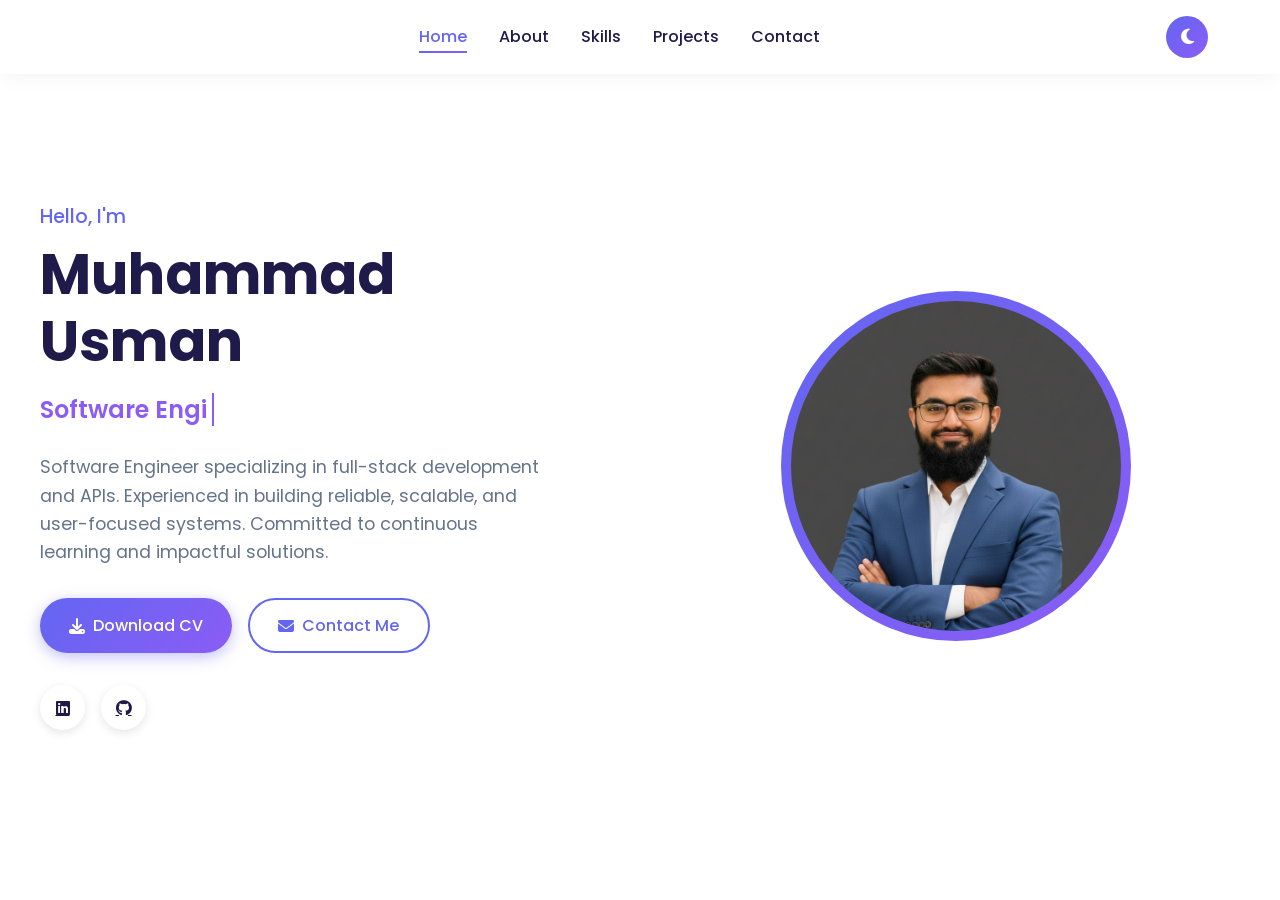
<file: index.html>
<!DOCTYPE html>
<html lang="en">
<head>
    <meta charset="UTF-8">
    <meta name="viewport" content="width=device-width, initial-scale=1.0">
    <title>Redirecting...</title>
    <meta http-equiv="refresh" content="0; url=pages/home.html">
</head>
<body>
    <script>
        window.location.replace("pages/home.html");
    </script>
</body>
</html>
</file>
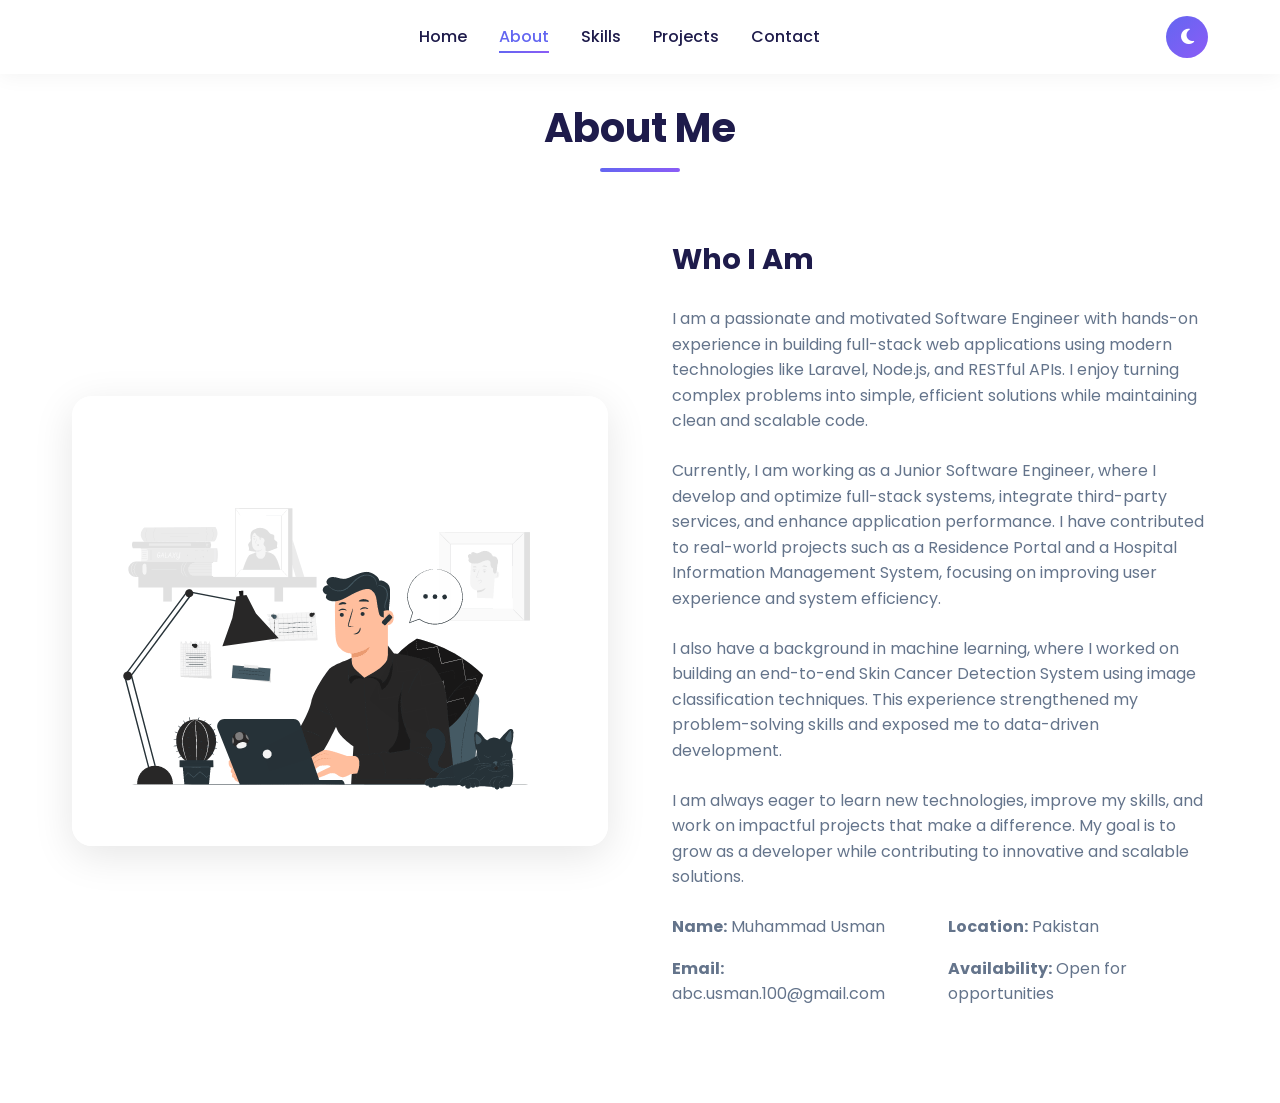
<file: pages/about.html>
<!DOCTYPE html>
<html lang="en">
<head>
    <meta charset="UTF-8">
    <meta name="viewport" content="width=device-width, initial-scale=1.0">
    <title>Muhammad Usman | About</title>
    <link rel="stylesheet" href="../style.css">
    <link href="https://fonts.googleapis.com/css2?family=Poppins:wght@300;400;500;600;700&display=swap" rel="stylesheet">
    <link rel="stylesheet" href="https://cdnjs.cloudflare.com/ajax/libs/font-awesome/6.4.0/css/all.min.css">
</head>
<body>

    <!-- Navigation Bar -->
    <nav class="navbar">
        <div class="nav-container">
            <div class="logo">
                <!-- <a href="home.html"><span>MU</span></a> -->
            </div>
            <ul class="nav-menu">
                <li><a href="home.html" class="nav-link">Home</a></li>
                <li><a href="about.html" class="nav-link active">About</a></li>
                <li><a href="skills.html" class="nav-link">Skills</a></li>
                <li><a href="projects.html" class="nav-link">Projects</a></li>
                <li><a href="contact.html" class="nav-link">Contact</a></li>
            </ul>
            <div class="theme-toggle">
                <i class="fas fa-moon"></i>
            </div>
            <div class="hamburger">
                <span></span>
                <span></span>
                <span></span>
            </div>
        </div>
    </nav>

    <!-- About Section -->
    <section class="about-section page-section">
        <div class="container">
            <div class="section-header">
                <h2>About Me</h2>
                <div class="underline"></div>
            </div>
            <div class="about-content">
                <div class="about-image">
                    <div class="about-card"></div>
                </div>
                <div class="about-text">
                    <h3>Who I Am</h3>
                    <p>
                        I am a passionate and motivated Software Engineer with hands-on experience in building full-stack web applications using modern technologies like Laravel, Node.js, and RESTful APIs. I enjoy turning complex problems into simple, efficient solutions while maintaining clean and scalable code.
                    </p>
                    <p>
                        Currently, I am working as a Junior Software Engineer, where I develop and optimize full-stack systems, integrate third-party services, and enhance application performance. I have contributed to real-world projects such as a Residence Portal and a Hospital Information Management System, focusing on improving user experience and system efficiency.
                    </p>
                    <p>
                        I also have a background in machine learning, where I worked on building an end-to-end Skin Cancer Detection System using image classification techniques. This experience strengthened my problem-solving skills and exposed me to data-driven development.
                    </p>
                    <p>
                        I am always eager to learn new technologies, improve my skills, and work on impactful projects that make a difference. My goal is to grow as a developer while contributing to innovative and scalable solutions.
                    </p>
                    <div class="about-info">
                        <div class="info-item">
                            <span><strong>Name:</strong> Muhammad Usman</span>
                        </div>
                        <div class="info-item">
                            <span><strong>Location:</strong> Pakistan</span>
                        </div>
                        <div class="info-item">
                            <span><strong>Email:</strong> abc.usman.100@gmail.com</span>
                        </div>
                        <div class="info-item">
                            <span><strong>Availability:</strong> Open for opportunities</span>
                        </div>
                    </div>
                </div>
            </div>
        </div>
    </section>

    <script src="../script.js"></script>
</body>
</html>
</file>
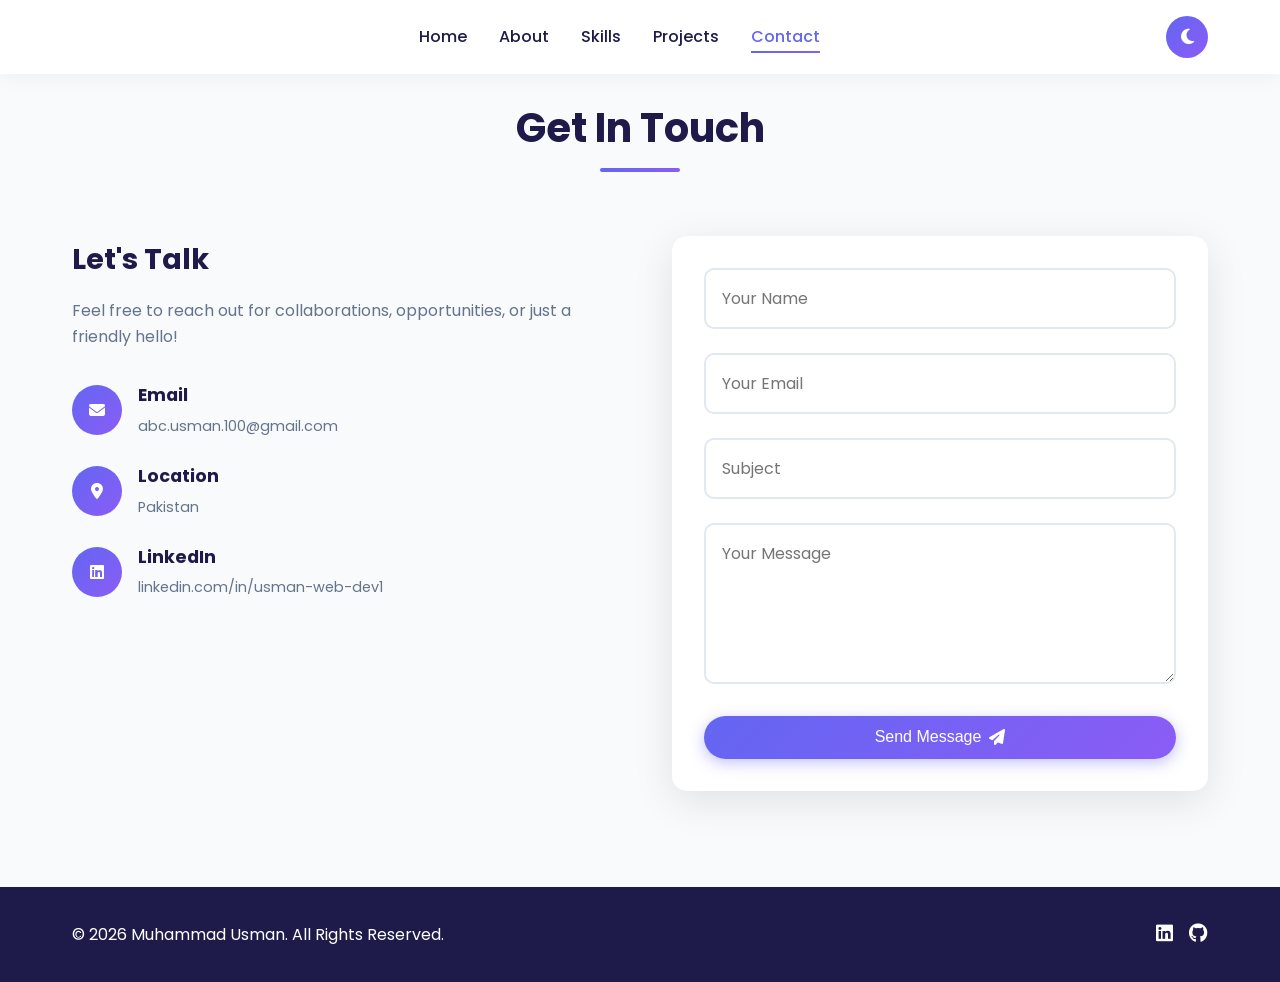
<file: pages/contact.html>
<!DOCTYPE html>
<html lang="en">
<head>
    <meta charset="UTF-8">
    <meta name="viewport" content="width=device-width, initial-scale=1.0">
    <title>Muhammad Usman | Contact</title>
    <link rel="stylesheet" href="../style.css">
    <link href="https://fonts.googleapis.com/css2?family=Poppins:wght@300;400;500;600;700&display=swap" rel="stylesheet">
    <link rel="stylesheet" href="https://cdnjs.cloudflare.com/ajax/libs/font-awesome/6.4.0/css/all.min.css">
</head>
<body>

    <!-- Navigation Bar -->
    <nav class="navbar">
        <div class="nav-container">
            <div class="logo">
                <!-- <a href="home.html"><span>MU</span></a> -->
            </div>
            <ul class="nav-menu">
                <li><a href="home.html" class="nav-link">Home</a></li>
                <li><a href="about.html" class="nav-link">About</a></li>
                <li><a href="skills.html" class="nav-link">Skills</a></li>
                <li><a href="projects.html" class="nav-link">Projects</a></li>
                <li><a href="contact.html" class="nav-link active">Contact</a></li>
            </ul>
            <div class="theme-toggle">
                <i class="fas fa-moon"></i>
            </div>
            <div class="hamburger">
                <span></span>
                <span></span>
                <span></span>
            </div>
        </div>
    </nav>

    <!-- Contact Section -->
    <section class="contact-section page-section">
        <div class="container">
            <div class="section-header">
                <h2>Get In Touch</h2>
                <div class="underline"></div>
            </div>
            <div class="contact-content">
                <div class="contact-info">
                    <h3>Let's Talk</h3>
                    <p>Feel free to reach out for collaborations, opportunities, or just a friendly hello!</p>
                    <div class="contact-items">
                        <div class="contact-item">
                            <div class="contact-icon">
                                <i class="fas fa-envelope"></i>
                            </div>
                            <div class="contact-details">
                                <h4>Email</h4>
                                <span>abc.usman.100@gmail.com</span>
                            </div>
                        </div>
                        <div class="contact-item">
                            <div class="contact-icon">
                                <i class="fas fa-map-marker-alt"></i>
                            </div>
                            <div class="contact-details">
                                <h4>Location</h4>
                                <span>Pakistan</span>
                            </div>
                        </div>
                        <div class="contact-item">
                            <div class="contact-icon">
                                <i class="fab fa-linkedin"></i>
                            </div>
                            <div class="contact-details">
                                <h4>LinkedIn</h4>
                                <span>linkedin.com/in/usman-web-dev1</span>
                            </div>
                        </div>
                    </div>
                </div>
                <form class="contact-form" id="contactForm">
                    <div class="form-group">
                        <input type="text" name="name" placeholder="Your Name" required>
                    </div>
                    <div class="form-group">
                        <input type="email" name="email" placeholder="Your Email" required>
                    </div>
                    <div class="form-group">
                        <input type="text" name="subject" placeholder="Subject" required>
                    </div>
                    <div class="form-group">
                        <textarea name="message" placeholder="Your Message" rows="5" required></textarea>
                    </div>
                    <button type="submit" class="btn primary-btn form-btn">
                        Send Message <i class="fas fa-paper-plane"></i>
                    </button>
                </form>
            </div>
        </div>
    </section>

    <!-- Footer -->
    <footer>
        <div class="container">
            <div class="footer-content">
                <p>&copy; 2026 Muhammad Usman. All Rights Reserved.</p>
                <div class="footer-social">
                    <a href="https://www.linkedin.com/in/usman-web-dev1" target="_blank"><i class="fab fa-linkedin"></i></a>
                    <a href="https://github.com/Usman8-dev" target="_blank"><i class="fab fa-github"></i></a>
                </div>
            </div>
        </div>
    </footer>

    <script src="../script.js"></script>
</body>
</html>
</file>
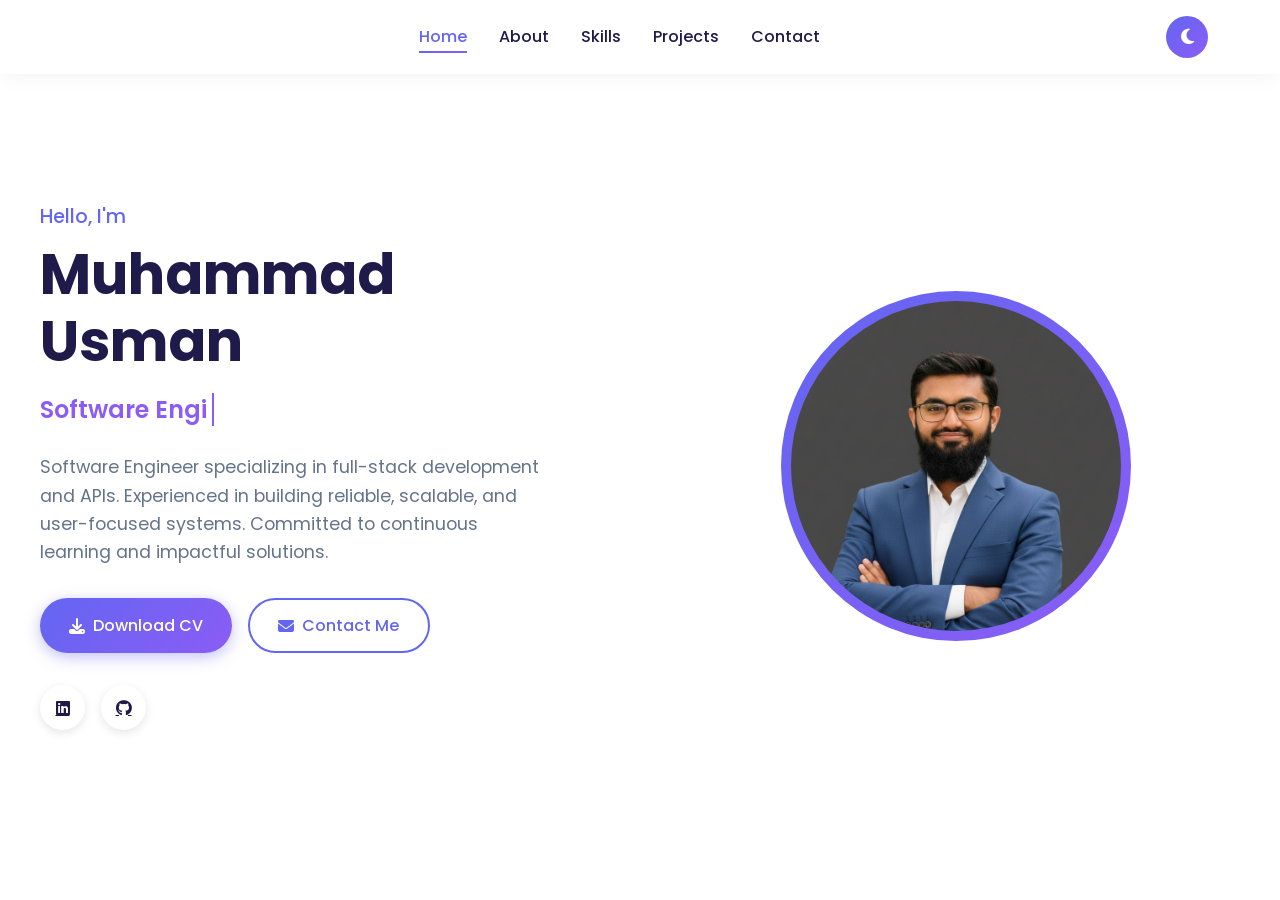
<file: pages/home.html>
<!DOCTYPE html>
<html lang="en">
<head>
    <meta charset="UTF-8">
    <meta name="viewport" content="width=device-width, initial-scale=1.0">
    <title>Muhammad Usman | Home</title>
    <link rel="stylesheet" href="../style.css">
    <link href="https://fonts.googleapis.com/css2?family=Poppins:wght@300;400;500;600;700&display=swap" rel="stylesheet">
    <link rel="stylesheet" href="https://cdnjs.cloudflare.com/ajax/libs/font-awesome/6.4.0/css/all.min.css">
</head>
<body>

    <!-- Navigation Bar -->
    <nav class="navbar">
        <div class="nav-container">
            <div class="logo">
                <!-- <a href="home.html"><span>MU</span></a> -->
            </div>
            <ul class="nav-menu">
                <li><a href="home.html" class="nav-link active">Home</a></li>
                <li><a href="about.html" class="nav-link">About</a></li>
                <li><a href="skills.html" class="nav-link">Skills</a></li>
                <li><a href="projects.html" class="nav-link">Projects</a></li>
                <li><a href="contact.html" class="nav-link">Contact</a></li>
            </ul>
            <div class="theme-toggle">
                <i class="fas fa-moon"></i>
            </div>
            <div class="hamburger">
                <span></span>
                <span></span>
                <span></span>
            </div>
        </div>
    </nav>

    <!-- Hero Section -->
    <section class="hero-section">
        <div class="hero-content">
            <div class="hero-text">
                <p class="greeting">Hello, I'm</p>
                <h1 class="name">Muhammad Usman</h1>
                <div class="typing-container">
                    <span class="typing-text"></span>
                </div>
                <p class="description">
                    Software Engineer specializing in full-stack development and APIs.
                    Experienced in building reliable, scalable, and user-focused systems.
                    Committed to continuous learning and impactful solutions.
                </p>
                <div class="hero-buttons">
                    <a href="../Resume.pdf" target="_blank" class="btn primary-btn" download>
                        <i class="fas fa-download"></i> Download CV
                    </a>
                    <a href="contact.html" class="btn secondary-btn">
                        <i class="fas fa-envelope"></i> Contact Me
                    </a>
                </div>
                <div class="social-links">
                    <a href="https://www.linkedin.com/in/usman-web-dev1" target="_blank"><i class="fab fa-linkedin"></i></a>
                    <a href="https://github.com/Usman8-dev" target="_blank"><i class="fab fa-github"></i></a>
                </div>
            </div>
            <div class="hero-image">
                <div class="profile-circle">
                    <div class="profile-inner"></div>
                </div>
            </div>
        </div>
    </section>

    <script src="../script.js"></script>
</body>
</html>
</file>
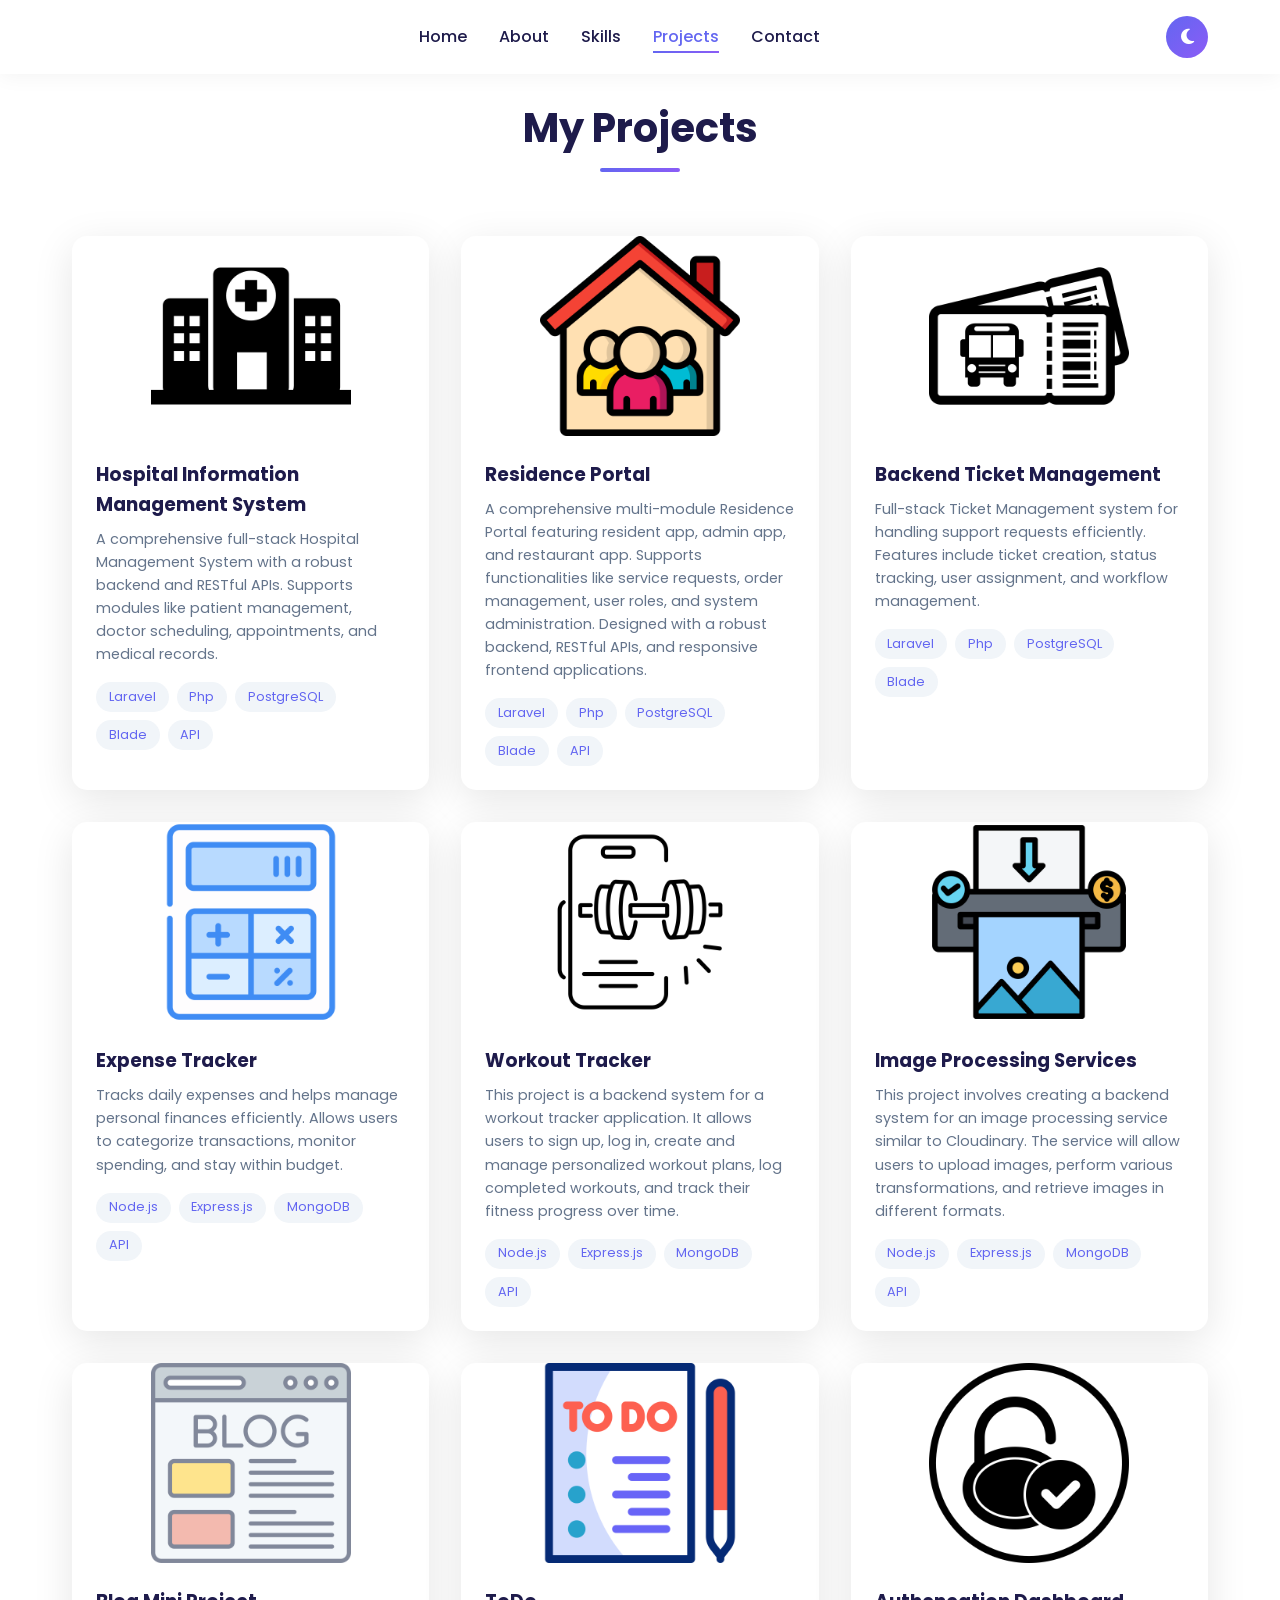
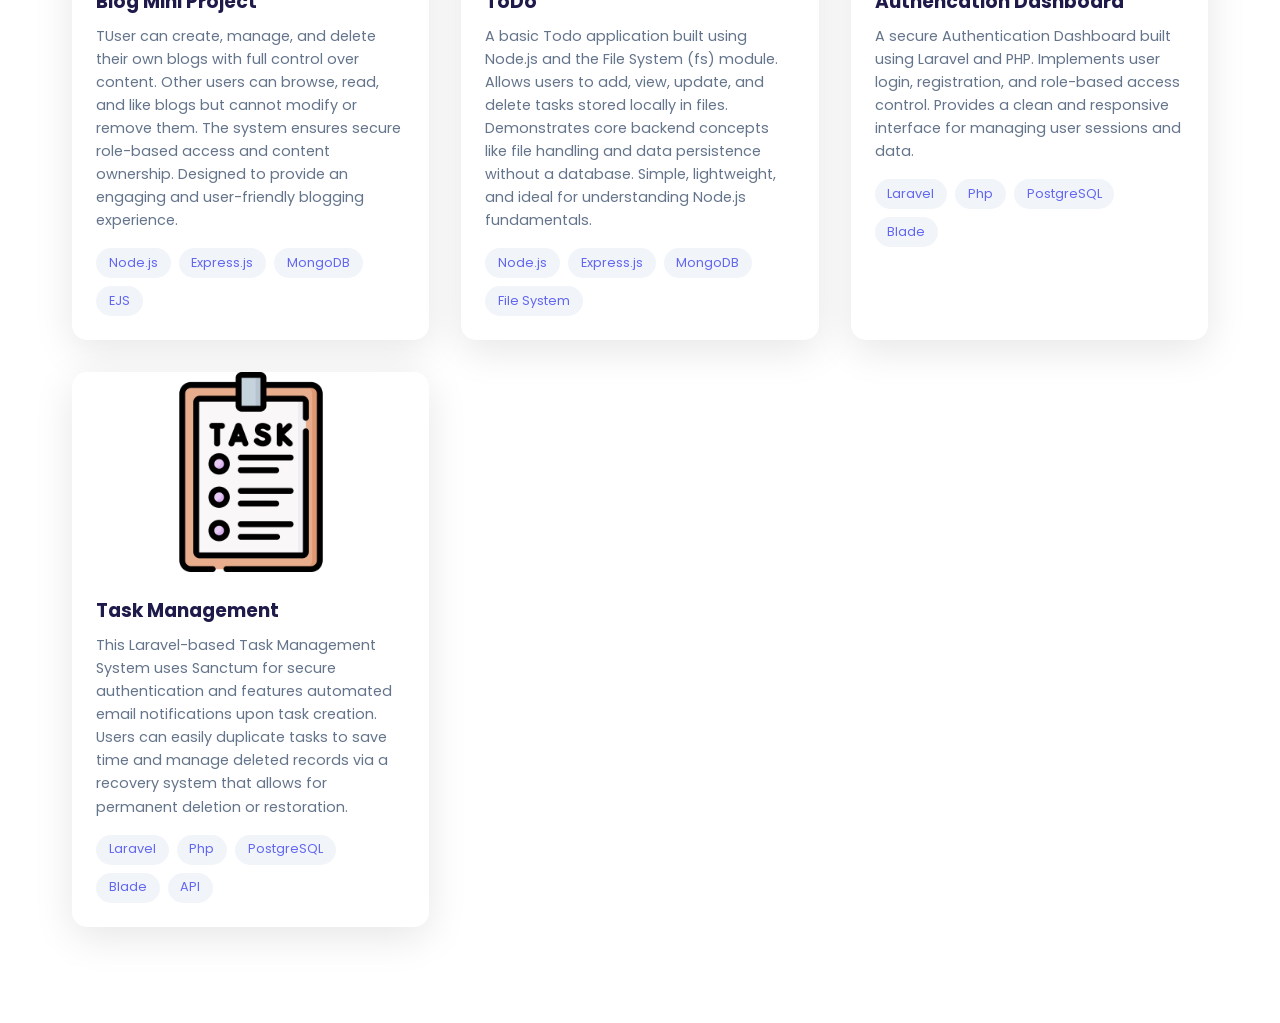
<file: pages/projects.html>
<!doctype html>
<html lang="en">
  <head>
    <meta charset="UTF-8" />
    <meta name="viewport" content="width=device-width, initial-scale=1.0" />
    <title>Muhammad Usman | Projects</title>
    <link rel="stylesheet" href="../style.css" />
    <link
      href="https://fonts.googleapis.com/css2?family=Poppins:wght@300;400;500;600;700&display=swap"
      rel="stylesheet"
    />
    <link
      rel="stylesheet"
      href="https://cdnjs.cloudflare.com/ajax/libs/font-awesome/6.4.0/css/all.min.css"
    />
  </head>
  <body>
    <!-- Navigation Bar -->
    <nav class="navbar">
      <div class="nav-container">
        <div class="logo">
          <!-- <a href="home.html"><span>MU</span></a> -->
        </div>
        <ul class="nav-menu">
          <li><a href="home.html" class="nav-link">Home</a></li>
          <li><a href="about.html" class="nav-link">About</a></li>
          <li><a href="skills.html" class="nav-link">Skills</a></li>
          <li><a href="projects.html" class="nav-link active">Projects</a></li>
          <li><a href="contact.html" class="nav-link">Contact</a></li>
        </ul>
        <div class="theme-toggle">
          <i class="fas fa-moon"></i>
        </div>
        <div class="hamburger">
          <span></span>
          <span></span>
          <span></span>
        </div>
      </div>
    </nav>

    <!-- Projects Section -->
    <section class="projects-section page-section">
      <div class="container">
        <div class="section-header">
          <h2>My Projects</h2>
          <div class="underline"></div>
        </div>
        <div class="projects-grid">
          <div class="project-card">
            <!-- <div class="project-image"> -->
            <div
              class="project-image"
              style="background: url(&quot;../hospital.png&quot;) top/contain no-repeat;"
            >
              <div class="project-overlay">
                <div class="project-links">
                  <a
                    href="https://beta-dev.smartcityhospitals.com/"
                    target="_blank"
                    class="project-link"
                    ><i class="fas fa-external-link-alt"></i
                  ></a>
                  <!-- <a
                    href="https://beta-dev.smartcityhospitals.com/"
                    target="_blank"
                    class="project-link"
                    ><i class="fab fa-github"></i
                  ></a> -->
                </div>
              </div>
            </div>
            <div class="project-info">
              <h3>Hospital Information Management System</h3>
              <p>
                A comprehensive full-stack Hospital Management System with a
                robust backend and RESTful APIs. Supports modules like patient
                management, doctor scheduling, appointments, and medical
                records.
              </p>
              <div class="project-tags">
                <span class="tag">Laravel</span>
                <span class="tag">Php</span>
                <span class="tag">PostgreSQL</span>
                <span class="tag">Blade</span>
                <span class="tag">API</span>
              </div>
            </div>
          </div>

          <div class="project-card">
            <div
              class="project-image"
              style="background: url(&quot;../house.png&quot;) top/contain no-repeat;"
            >
              <div class="project-overlay">
                <div class="project-links">
                  <a
                    href="https://residencedevadmin.smartcitypk.com/login"
                    target="_blank"
                    class="project-link"
                    ><i class="fas fa-external-link-alt"></i
                  ></a>
                  <!-- <a
                    href="https://beta-dev.smartcityhospitals.com/"
                    target="_blank"
                    class="project-link"
                    ><i class="fab fa-github"></i
                  ></a> -->
                </div>
              </div>
            </div>
            <div class="project-info">
              <h3>Residence Portal</h3>
              <p>
                A comprehensive multi-module Residence Portal featuring resident
                app, admin app, and restaurant app. Supports functionalities
                like service requests, order management, user roles, and system
                administration. Designed with a robust backend, RESTful APIs,
                and responsive frontend applications.
              </p>
              <div class="project-tags">
                <span class="tag">Laravel</span>
                <span class="tag">Php</span>
                <span class="tag">PostgreSQL</span>
                <span class="tag">Blade</span>
                <span class="tag">API</span>
              </div>
            </div>
          </div>
          <div class="project-card">
            <div
              class="project-image"
              style="background: url('../travel.png') top/contain no-repeat;">
              <div class="project-overlay">
                <div class="project-links">
                  <!-- <a href="#" class="project-link"><i class="fas fa-external-link-alt"></i></a> -->
                  <a
                    href="https://github.com/Usman8-dev/backend_ticket_management"
                    target="_blank"
                    class="project-link"
                    ><i class="fab fa-github"></i
                  ></a>
                </div>
              </div>
            </div>
            <div class="project-info">
              <h3>Backend Ticket Management</h3>
              <p>
                Full-stack Ticket Management system for handling support
                requests efficiently. Features include ticket creation, status
                tracking, user assignment, and workflow management.
              </p>
              <div class="project-tags">
                <span class="tag">Laravel</span>
                <span class="tag">Php</span>
                <span class="tag">PostgreSQL</span>
                <span class="tag">Blade</span>
              </div>
            </div>
          </div>

          <div class="project-card">
            <div
              class="project-image"
              style="background: url('../accounting.png') top/contain no-repeat;">
              <div class="project-overlay">
                <div class="project-links">
                  <!-- <a href="#" class="project-link"><i class="fas fa-external-link-alt"></i></a> -->
                  <a
                    href="https://github.com/Usman8-dev/Project-Expense-tracker-Node-Js-"
                    target="_blank"
                    class="project-link"
                    ><i class="fab fa-github"></i
                  ></a>
                </div>
              </div>
            </div>
            <div class="project-info">
              <h3>Expense Tracker</h3>
              <!-- <p>Tracks daily expenses and helps manage personal finances efficiently.</p> -->
              <p>
                Tracks daily expenses and helps manage personal finances
                efficiently. Allows users to categorize transactions, monitor
                spending, and stay within budget.
              </p>
              <div class="project-tags">
                <span class="tag">Node.js</span>
                <span class="tag">Express.js</span>
                <span class="tag">MongoDB</span>
                <span class="tag">API</span>
              </div>
            </div>
          </div>
          <div class="project-card">
            <div
              class="project-image"
              style="background: url('../health.png') top/contain no-repeat;">
              <div class="project-overlay">
                <div class="project-links">
                  <!-- <a href="#" class="project-link"><i class="fas fa-external-link-alt"></i></a> -->
                  <a
                    href="https://github.com/Usman8-dev/Workout-Tracker-Project-Node-js-"
                    target="_blank"
                    class="project-link"
                    ><i class="fab fa-github"></i
                  ></a>
                </div>
              </div>
            </div>
            <div class="project-info">
              <h3>Workout Tracker</h3>
              <p>
                This project is a backend system for a workout tracker
                application. It allows users to sign up, log in, create and
                manage personalized workout plans, log completed workouts, and
                track their fitness progress over time.
              </p>
              <div class="project-tags">
                <span class="tag">Node.js</span>
                <span class="tag">Express.js</span>
                <span class="tag">MongoDB</span>
                <span class="tag">API</span>
              </div>
            </div>
          </div>
          <div class="project-card">
            <div
              class="project-image"
              style="background: url('../printing.png') top/contain no-repeat;">
              <div class="project-overlay">
                <div class="project-links">
                  <!-- <a href="#" class="project-link"><i class="fas fa-external-link-alt"></i></a> -->
                  <a
                    href="https://github.com/Usman8-dev/Image-Processing-Service-Project"
                    target="_blank"
                    class="project-link"
                    ><i class="fab fa-github"></i
                  ></a>
                </div>
              </div>
            </div>
            <div class="project-info">
              <h3>Image Processing Services</h3>
              <p>
                This project involves creating a backend system for an image
                processing service similar to Cloudinary. The service will allow
                users to upload images, perform various transformations, and
                retrieve images in different formats.
              </p>
              <div class="project-tags">
                <span class="tag">Node.js</span>
                <span class="tag">Express.js</span>
                <span class="tag">MongoDB</span>
                <span class="tag">API</span>
              </div>
            </div>
          </div>

          <div class="project-card">
            <div
              class="project-image"
              style="background: url('../blog.png') top/contain no-repeat;">
              <div class="project-overlay">
                <div class="project-links">
                  <a
                    href="https://github.com/Usman8-dev/Blog-Mini-Project-"
                    target="_blank"
                    class="project-link"
                    ><i class="fab fa-github"></i
                  ></a>
                </div>
              </div>
            </div>
            <div class="project-info">
              <h3>Blog Mini Project</h3>
              <p>
                TUser can create, manage, and delete their own blogs with full control over content.
                Other users can browse, read, and like blogs but cannot modify or remove them.
                The system ensures secure role-based access and content ownership.
                Designed to provide an engaging and user-friendly blogging experience.
              </p>
              <div class="project-tags">
                <span class="tag">Node.js</span>
                <span class="tag">Express.js</span>
                <span class="tag">MongoDB</span>
                <span class="tag">EJS</span>
              </div>
            </div>
          </div>

          <div class="project-card">
            <div
              class="project-image"
              style="background: url('../todo.png') top/contain no-repeat;">
              <div class="project-overlay">
                <div class="project-links">
                  <!-- <a href="#" class="project-link"><i class="fas fa-external-link-alt"></i></a> -->
                  <a
                    href="https://github.com/Usman8-dev/Node-js-Todo"
                    target="_blank"
                    class="project-link"
                    ><i class="fab fa-github"></i
                  ></a>
                </div>
              </div>
            </div>
            <div class="project-info">
              <h3>ToDo</h3>
              <p>
                A basic Todo application built using Node.js and the File System (fs) module.
                Allows users to add, view, update, and delete tasks stored locally in files.
                Demonstrates core backend concepts like file handling and data persistence without a database.
                Simple, lightweight, and ideal for understanding Node.js fundamentals.
              </p>
              <div class="project-tags">
                <span class="tag">Node.js</span>
                <span class="tag">Express.js</span>
                <span class="tag">MongoDB</span>
                <span class="tag">File System</span>
              </div>
            </div>
          </div>

          <div class="project-card">
            <div
              class="project-image"
              style="background: url('../lock.png') center/contain no-repeat;">
              <div class="project-overlay">
                <div class="project-links">
                  <!-- <a href="#" class="project-link"><i class="fas fa-external-link-alt"></i></a> -->
                  <a
                    href="https://github.com/Usman8-dev/Authencation-dashboard"
                    target="_blank"
                    class="project-link"
                    ><i class="fab fa-github"></i
                  ></a>
                </div>
              </div>
            </div>
            <div class="project-info">
              <h3>Authencation Dashboard</h3>
              <p>
                A secure Authentication Dashboard built using Laravel and PHP.
              Implements user login, registration, and role-based access control.
              Provides a clean and responsive interface for managing user sessions and data.
              </p>
              <div class="project-tags">
                <span class="tag">Laravel</span>
                <span class="tag">Php</span>
                <span class="tag">PostgreSQL</span>
                <span class="tag">Blade</span>
              </div>
            </div>
          </div>

          <div class="project-card">
            <div
              class="project-image"
              style="background: url('../task.png') center/contain no-repeat;">
              <div class="project-overlay">
                <div class="project-links">
                  <a
                    href="https://github.com/Usman8-dev/Task-Manager"
                    target="_blank"
                    class="project-link"
                    ><i class="fab fa-github"></i
                  ></a>
                </div>
              </div>
            </div>
            <div class="project-info">
              <h3>Task Management</h3>
              <p>
                This Laravel-based Task Management System uses Sanctum for secure authentication and features automated email notifications upon task creation. Users can easily duplicate tasks to save time and manage deleted records via a recovery system that allows for permanent deletion or restoration.
              </p>
              <div class="project-tags">
                <span class="tag">Laravel</span>
                <span class="tag">Php</span>
                <span class="tag">PostgreSQL</span>
                <span class="tag">Blade</span>
                <span class="tag">API</span>
              </div>
            </div>
          </div>
          
        </div>
      </div>
    </section>

    <script src="../script.js"></script>
  </body>
</html>
</file>
<file: style.css>
* {
  margin: 0;
  padding: 0;
  box-sizing: border-box;
}

:root {
  --primary-color: #6366f1;
  --secondary-color: #8b5cf6;
  --dark-color: #1e1b4b;
  --light-color: #f8fafc;
  --text-color: #64748b;
  --gradient: linear-gradient(135deg, #6366f1 0%, #8b5cf6 100%);
  --box-shadow: 0 10px 40px rgba(0, 0, 0, 0.1);
  --transition: all 0.3s ease;

  /* Light theme default */
  --bg-primary: #ffffff;
  --bg-secondary: #f8fafc;
  --text-primary: #1e1b4b;
  --text-secondary: #64748b;
  --navbar-bg: rgba(255, 255, 255, 0.95);
  --card-bg: #ffffff;
  --border-color: #e2e8f0;
}

[data-theme="dark"] {
  --bg-primary: #0f172a;
  --bg-secondary: #1e293b;
  --text-primary: #f8fafc;
  --text-secondary: #94a3b8;
  --navbar-bg: rgba(15, 23, 42, 0.95);
  --card-bg: #1e293b;
  --border-color: #334155;
  --box-shadow: 0 10px 40px rgba(0, 0, 0, 0.3);
}

html {
  scroll-behavior: smooth;
}

body {
  font-family: "Poppins", sans-serif;
  background-color: var(--bg-primary);
  color: var(--text-primary);
  line-height: 1.6;
  overflow-x: hidden;
  transition: var(--transition);
}

.container {
  max-width: 1200px;
  margin: 0 auto;
  padding: 0 2rem;
}

/* Navigation */
.navbar {
  position: fixed;
  top: 0;
  width: 100%;
  z-index: 1000;
  background: var(--navbar-bg);
  backdrop-filter: blur(10px);
  box-shadow: 0 2px 20px rgba(0, 0, 0, 0.05);
  transition: var(--transition);
}

.nav-container {
  max-width: 1200px;
  margin: 0 auto;
  padding: 1rem 2rem;
  display: flex;
  justify-content: space-between;
  align-items: center;
  gap: 1.5rem;
}

/* Theme Toggle Button */
.theme-toggle {
  background: var(--gradient);
  border: none;
  width: 42px;
  height: 42px;
  border-radius: 50%;
  display: flex;
  align-items: center;
  justify-content: center;
  cursor: pointer;
  transition: var(--transition);
  color: white;
  font-size: 1.1rem;
  z-index: 1001;
}

.theme-toggle:hover {
  transform: scale(1.1);
  box-shadow: 0 4px 15px rgba(99, 102, 241, 0.4);
}

.theme-toggle i {
  transition: transform 0.5s ease;
}

.logo span {
  font-size: 1.8rem;
  font-weight: 700;
  background: var(--gradient);
  -webkit-background-clip: text;
  -webkit-text-fill-color: transparent;
  background-clip: text;
}

.nav-menu {
  display: flex;
  list-style: none;
  gap: 2rem;
}

.nav-link {
  text-decoration: none;
  color: var(--text-primary);
  font-weight: 500;
  position: relative;
  transition: var(--transition);
}

.nav-link::after {
  content: "";
  position: absolute;
  bottom: -5px;
  left: 0;
  width: 0;
  height: 2px;
  background: var(--gradient);
  transition: var(--transition);
}

.nav-link:hover::after,
.nav-link.active::after {
  width: 100%;
}

.nav-link:hover,
.nav-link.active {
  color: var(--primary-color);
}

.hamburger {
  display: none;
  flex-direction: column;
  cursor: pointer;
  gap: 5px;
}

.hamburger span {
    width: 25px;
    height: 3px;
    background: var(--text-primary);
    border-radius: 3px;
    transition: var(--transition);
}

/* Hero Section */
.hero-section {
  min-height: 100vh;
  display: flex;
  align-items: center;
  padding: 6rem 2rem 4rem;
  position: relative;
  background: var(--bg-primary);
  overflow: hidden;
  transition: var(--transition);
}

.hero-content {
  max-width: 1200px;
  margin: 0 auto;
  width: 100%;
  display: grid;
  grid-template-columns: 1fr 1fr;
  gap: 4rem;
  align-items: center;
}

.greeting {
  font-size: 1.2rem;
  color: var(--primary-color);
  font-weight: 500;
  margin-bottom: 0.5rem;
}

.name {
  font-size: 3.5rem;
  font-weight: 700;
  line-height: 1.2;
  margin-bottom: 1rem;
  color: var(--text-primary);
}

.typing-container {
  font-size: 1.5rem;
  font-weight: 600;
  color: var(--secondary-color);
  margin-bottom: 1.5rem;
  min-height: 2rem;
}

.typing-text {
  border-right: 2px solid var(--secondary-color);
  padding-right: 5px;
  animation: blink 0.7s infinite;
}

@keyframes blink {
  0%,
  100% {
    border-color: var(--secondary-color);
  }
  50% {
    border-color: transparent;
  }
}

.description {
  font-size: 1.1rem;
  color: var(--text-color);
  margin-bottom: 2rem;
  max-width: 500px;
}

.hero-buttons {
  display: flex;
  gap: 1rem;
  margin-bottom: 2rem;
  flex-wrap: wrap;
}

.btn {
  padding: 0.8rem 1.8rem;
  border-radius: 50px;
  font-weight: 500;
  text-decoration: none;
  display: inline-flex;
  align-items: center;
  gap: 0.5rem;
  transition: var(--transition);
  cursor: pointer;
  border: none;
  font-size: 1rem;
}

.primary-btn {
  background: var(--gradient);
  color: white;
  box-shadow: 0 4px 15px rgba(99, 102, 241, 0.4);
}

.primary-btn:hover {
  transform: translateY(-3px);
  box-shadow: 0 8px 25px rgba(99, 102, 241, 0.5);
}

.secondary-btn {
  background: transparent;
  color: var(--primary-color);
  border: 2px solid var(--primary-color);
}

.secondary-btn:hover {
  background: var(--primary-color);
  color: white;
  transform: translateY(-3px);
}

.social-links {
  display: flex;
  gap: 1rem;
}

.social-links a {
  width: 45px;
  height: 45px;
  border-radius: 50%;
  background: white;
  display: flex;
  align-items: center;
  justify-content: center;
  color: var(--dark-color);
  box-shadow: 0 3px 10px rgba(0, 0, 0, 0.1);
  transition: var(--transition);
}

.social-links a:hover {
  background: var(--gradient);
  color: white;
  transform: translateY(-3px);
}

.hero-image {
  display: flex;
  justify-content: center;
  align-items: center;
}

.profile-circle {
  width: 350px;
  height: 350px;
  border-radius: 50%;
  background: var(--gradient);
  padding: 10px;
  animation: float 6s ease-in-out infinite;
}

/* .profile-inner {
  width: 100%;
  height: 100%;
  border-radius: 50%;
  background: linear-gradient(135deg, #e0e7ff 0%, #c7d2fe 100%);
  display: flex;
  align-items: center;
  justify-content: center;
} */
 .profile-inner {
  width: 100%;
  height: 100%;
  border-radius: 50%;
  background-image: url('../Home_page_image.png') ;
  background-size: 110%;
  background-position: center;
  background-repeat: no-repeat;
  display: flex;
  align-items: center;
  justify-content: center;
}

@keyframes float {
  0%,
  100% {
    transform: translateY(0);
  }
  50% {
    transform: translateY(-20px);
  }
}

.scroll-indicator {
  position: absolute;
  bottom: 2rem;
  left: 50%;
  transform: translateX(-50%);
  text-align: center;
  animation: bounce 2s infinite;
}

.scroll-indicator span {
  display: block;
  font-size: 0.9rem;
  color: var(--text-color);
  margin-bottom: 0.5rem;
}

@keyframes bounce {
  0%,
  20%,
  50%,
  80%,
  100% {
    transform: translateX(-50%) translateY(0);
  }
  40% {
    transform: translateX(-50%) translateY(-10px);
  }
  60% {
    transform: translateX(-50%) translateY(-5px);
  }
}

/* Section Common */
section {
  padding: 6rem 0;
}

.section-header {
  text-align: center;
  margin-bottom: 4rem;
}

.section-header h2 {
  font-size: 2.5rem;
  font-weight: 700;
  color: var(--text-primary);
  margin-bottom: 0.5rem;
}

.underline {
  width: 80px;
  height: 4px;
  background: var(--gradient);
  margin: 0 auto;
  border-radius: 2px;
}

/* About Section */
.about-section {
  background: var(--bg-primary);
  transition: var(--transition);
}

.about-content {
  display: grid;
  grid-template-columns: 1fr 1fr;
  gap: 4rem;
  align-items: center;
}

.about-card {
  width: 100%;
  height: 450px;
  /* background: linear-gradient(135deg, #e0e7ff 0%, #c7d2fe 100%);
  border-radius: 20px;*/
  background-image: url('../Telecommuting.gif') ;
  /* background-size: 110%; */
  border-radius: 20px;
  box-shadow: var(--box-shadow);
}

.about-text h3 {
  font-size: 1.8rem;
  margin-bottom: 1.5rem;
  color: var(--text-primary);
}

.about-text p {
  color: var(--text-color);
  margin-bottom: 1.5rem;
}

.about-info {
  display: grid;
  grid-template-columns: 1fr 1fr;
  gap: 1rem;
  margin-top: 1.5rem;
}

.info-item span {
  color: var(--text-color);
}

/* Skills Section */
.skills-section {
  background: var(--bg-secondary);
  transition: var(--transition);
}

.skills-grid {
  display: grid;
  grid-template-columns: repeat(auto-fit, minmax(250px, 1fr));
  gap: 2rem;
}

.skill-card {
  background: var(--card-bg);
  padding: 2rem;
  border-radius: 15px;
  text-align: center;
  box-shadow: var(--box-shadow);
  transition: var(--transition);
}

.skill-card:hover {
  transform: translateY(-10px);
}

.skill-icon {
  font-size: 3rem;
  margin-bottom: 1rem;
  background: var(--gradient);
  -webkit-background-clip: text;
  -webkit-text-fill-color: transparent;
  background-clip: text;
}

.skill-card h4 {
  margin-bottom: 1rem;
  font-size: 1.2rem;
}

.skill-bar {
  width: 100%;
  height: 8px;
  background: #e2e8f0;
  border-radius: 10px;
  overflow: hidden;
}

.skill-progress {
  height: 100%;
  background: var(--gradient);
  border-radius: 10px;
  width: 0;
  transition: width 1.5s ease;
}

/* Projects Section */
.projects-section {
  background: var(--bg-primary);
  transition: var(--transition);
}

.projects-grid {
  display: grid;
  grid-template-columns: repeat(auto-fit, minmax(320px, 1fr));
  gap: 2rem;
}

.project-card {
  background: var(--card-bg);
  border-radius: 15px;
  overflow: hidden;
  box-shadow: var(--box-shadow);
  transition: var(--transition);
}

.project-card:hover {
  transform: translateY(-10px);
}

.project-image {
  height: 200px;
  background: url('https://picsum.photos/600/400') center/cover;
  position: relative;
}

.project-overlay {
  position: absolute;
  top: 0;
  left: 0;
  width: 100%;
  height: 100%;
  background: rgba(99, 102, 241, 0.9);
  display: flex;
  align-items: center;
  justify-content: center;
  opacity: 0;
  transition: var(--transition);
}

.project-card:hover .project-overlay {
  opacity: 1;
}

.project-links {
  display: flex;
  gap: 1rem;
}

.project-link {
  width: 50px;
  height: 50px;
  background: white;
  border-radius: 50%;
  display: flex;
  align-items: center;
  justify-content: center;
  color: var(--primary-color);
  transition: var(--transition);
}

.project-link:hover {
  transform: scale(1.1);
}

.project-info {
  padding: 1.5rem;
}

.project-info h3 {
  margin-bottom: 0.5rem;
  color: var(--text-primary);
}

.project-info p {
  color: var(--text-color);
  font-size: 0.9rem;
  margin-bottom: 1rem;
}

.project-tags {
  display: flex;
  gap: 0.5rem;
  flex-wrap: wrap;
}

.tag {
  padding: 0.3rem 0.8rem;
  background: #f1f5f9;
  border-radius: 20px;
  font-size: 0.8rem;
  color: var(--primary-color);
}

/* Contact Section */
.contact-section {
  background: var(--bg-secondary);
  transition: var(--transition);
}

.contact-content {
  display: grid;
  grid-template-columns: 1fr 1fr;
  gap: 4rem;
}

.contact-info h3 {
  font-size: 1.8rem;
  margin-bottom: 1rem;
}

.contact-info p {
  color: var(--text-color);
  margin-bottom: 2rem;
}

.contact-item {
  display: flex;
  align-items: center;
  gap: 1rem;
  margin-bottom: 1.5rem;
}

.contact-icon {
  width: 50px;
  height: 50px;
  background: var(--gradient);
  border-radius: 50%;
  display: flex;
  align-items: center;
  justify-content: center;
  color: white;
}

.contact-details h4 {
  font-size: 1.1rem;
  margin-bottom: 0.2rem;
}

.contact-details span {
  color: var(--text-color);
  font-size: 0.9rem;
}

.contact-form {
  background: var(--card-bg);
  padding: 2rem;
  border-radius: 15px;
  box-shadow: var(--box-shadow);
  transition: var(--transition);
}

.form-group {
  margin-bottom: 1.5rem;
}

.form-group input,
.form-group textarea {
  width: 100%;
  padding: 1rem;
  border: 2px solid #e2e8f0;
  border-radius: 10px;
  font-family: inherit;
  font-size: 1rem;
  transition: var(--transition);
}

.form-group input:focus,
.form-group textarea:focus {
  outline: none;
  border-color: var(--primary-color);
}

.form-btn {
  width: 100%;
  justify-content: center;
}

/* Footer */
footer {
  background: var(--dark-color);
  color: white;
  padding: 2rem 0;
}

.footer-content {
  display: flex;
  justify-content: space-between;
  align-items: center;
  flex-wrap: wrap;
  gap: 1rem;
}

.footer-social {
  display: flex;
  gap: 1rem;
}

.footer-social a {
  color: white;
  font-size: 1.2rem;
  transition: var(--transition);
}

.footer-social a:hover {
  color: var(--primary-color);
}

/* Back to Top */
.back-to-top {
  position: fixed;
  bottom: 2rem;
  right: 2rem;
  width: 50px;
  height: 50px;
  background: var(--gradient);
  border: none;
  border-radius: 50%;
  color: white;
  cursor: pointer;
  font-size: 1.2rem;
  box-shadow: 0 4px 15px rgba(99, 102, 241, 0.4);
  transition: var(--transition);
  opacity: 0;
  visibility: hidden;
  z-index: 999;
}

.back-to-top:hover {
  transform: translateY(-3px);
  box-shadow: 0 8px 25px rgba(99, 102, 241, 0.5);
}

/* Responsive Design */
@media (max-width: 992px) {
  .hero-content {
    grid-template-columns: 1fr;
    text-align: center;
    gap: 3rem;
  }

  .hero-text {
    order: 2;
  }

  .hero-image {
    order: 1;
  }

  .profile-circle {
    width: 280px;
    height: 280px;
  }

  .about-content {
    grid-template-columns: 1fr;
    gap: 3rem;
  }

  .contact-content {
    grid-template-columns: 1fr;
    gap: 3rem;
  }

  .hero-buttons {
    justify-content: center;
  }

  .social-links {
    justify-content: center;
  }
}

@media (max-width: 768px) {
  .nav-menu {
    position: fixed;
    left: -100%;
    top: 70px;
    flex-direction: column;
    background-color: var(--navbar-bg);
    width: 100%;
    text-align: center;
    transition: 0.3s;
    box-shadow: var(--box-shadow);
    padding: 2rem 0;
  }

  .nav-menu.active {
    left: 0;
  }

  .hamburger {
    display: flex;
  }

  .name {
    font-size: 2.5rem;
  }

  .typing-container {
    font-size: 1.2rem;
  }

  .section-header h2 {
    font-size: 2rem;
  }
}

@media (max-width: 576px) {
  .container {
    padding: 0 1rem;
  }

  .name {
    font-size: 2rem;
  }

  .profile-circle {
    width: 220px;
    height: 220px;
  }

  .skills-grid {
    grid-template-columns: 1fr;
  }

  .projects-grid {
    grid-template-columns: 1fr;
  }

  .about-info {
    grid-template-columns: 1fr;
  }
}
</file>
